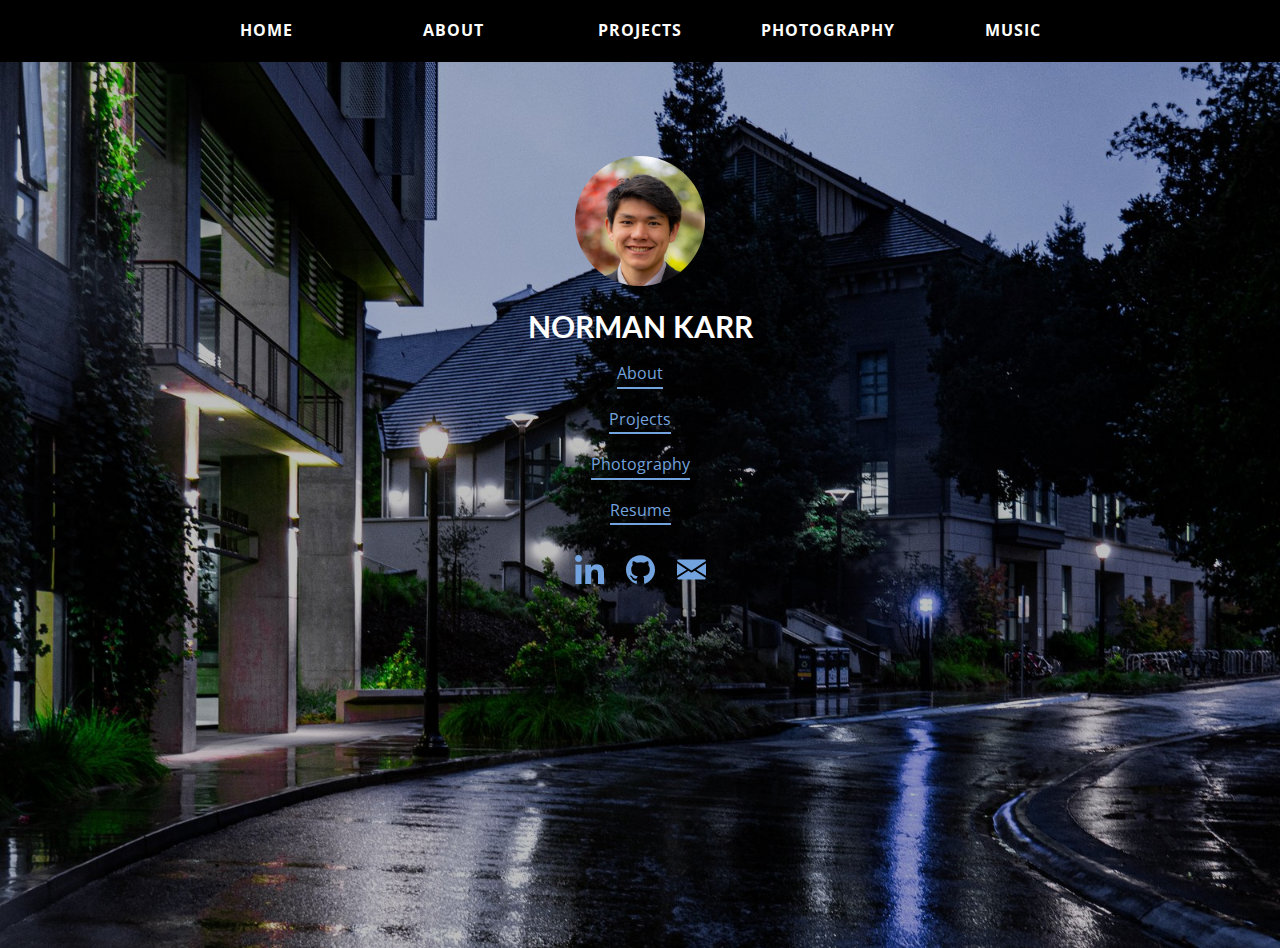
<file: index.html>
<!DOCTYPE html>
<html style="font-size: 16px;">
  <head>
    <meta name="viewport" content="width=device-width, initial-scale=1.0">
    <meta charset="utf-8">
    <meta name="keywords" content="​Travel &amp; Shopping, Around the World, ​T​​ravel Guides, Tips &amp; Advice, Green Holidays, Amazing Experiences, ​Love travel?">
    <meta name="description" content="">
    <meta name="page_type" content="np-template-header-footer-from-plugin">
    <title>Norman Karr</title>
    <link rel="stylesheet" href="nicepage.css" media="screen">
<link rel="stylesheet" href="Norman-Karr.css" media="screen">
    <script class="u-script" type="text/javascript" src="jquery.js" defer=""></script>
    <script class="u-script" type="text/javascript" src="nicepage.js" defer=""></script>
    <meta name="generator" content="Nicepage 3.24.3, nicepage.com">
    <link id="u-theme-google-font" rel="stylesheet" href="https://fonts.googleapis.com/css?family=Source+Sans+Pro:200,200i,300,300i,400,400i,600,600i,700,700i,900,900i|Open+Sans:300,300i,400,400i,600,600i,700,700i,800,800i">
    <link id="u-page-google-font" rel="stylesheet" href="https://fonts.googleapis.com/css?family=Lato:100,100i,300,300i,400,400i,700,700i,900,900i">


    <script type="application/ld+json">{
		"@context": "http://schema.org",
		"@type": "Organization",
		"name": "Site2"
}</script>
    <meta name="theme-color" content="#73a3de">
    <meta property="og:title" content="Norman Karr">
    <meta property="og:description" content="">
    <meta property="og:type" content="website">
  </head>
  <body data-home-page="Norman-Karr.html" data-home-page-title="Norman Karr" class="u-body"><header class="u-black u-clearfix u-header u-sticky u-sticky-0620 u-header" id="sec-6b2a"><div class="u-align-left u-clearfix u-sheet u-valign-middle u-sheet-1">
        <div class="u-list u-list-1">
          <div class="u-repeater u-repeater-1">
            <div class="u-container-style u-custom-item u-list-item u-repeater-item">
              <div class="u-container-layout u-similar-container u-valign-middle u-container-layout-1">
                <a href="." class="u-black u-border-none u-btn u-button-style u-custom-item u-hover-grey-90 u-btn-1">Home</a>
              </div>
            </div>
            <div class="u-container-style u-custom-item u-list-item u-repeater-item">
              <div class="u-container-layout u-similar-container u-valign-middle u-container-layout-2">
                <a href="About" class="u-black u-border-none u-btn u-button-style u-custom-item u-hover-grey-90 u-btn-2">About</a>
              </div>
            </div>
            <div class="u-container-style u-custom-item u-list-item u-repeater-item">
              <div class="u-container-layout u-similar-container u-valign-middle u-container-layout-3">
                <a href="Projects" class="u-black u-border-none u-btn u-button-style u-custom-item u-hover-grey-90 u-btn-3">Projects</a>
              </div>
            </div>
            <div class="u-container-style u-custom-item u-list-item u-repeater-item">
              <div class="u-container-layout u-similar-container u-valign-middle u-container-layout-4">
                <a href="Photography" class="u-black u-border-none u-btn u-button-style u-custom-item u-hover-grey-90 u-btn-4">photography</a>
              </div>
            </div>
            <div class="u-container-style u-custom-item u-list-item u-repeater-item">
              <div class="u-container-layout u-similar-container u-valign-middle u-container-layout-5">
                <a href="Music" class="u-black u-border-none u-btn u-button-style u-custom-item u-hover-grey-90 u-btn-5">music</a>
              </div>
            </div>
          </div>
        </div>
      </div></header>
    <section class="skrollable u-clearfix u-image u-shading u-section-1" id="sec-f4f9" data-image-width="1600" data-image-height="1201">
      <div class="u-align-left u-clearfix u-sheet u-sheet-1">
        <div class="u-image u-image-circle u-image-1" alt="" data-image-width="1600" data-image-height="1571"></div>
        <p class="u-custom-font u-font-lato u-large-text u-text u-text-default u-text-variant u-text-white u-text-1">NORMAN KARR</p>
        <div class="u-list u-list-1">
          <div class="u-repeater u-repeater-1">
            <div class="u-container-style u-custom-item u-list-item u-repeater-item">
              <div class="u-container-layout u-similar-container u-valign-middle u-container-layout-1">
                <a href="https://normankarr.com/About" class="u-active-none u-border-2 u-border-palette-1-base u-btn u-button-style u-custom-item u-hover-none u-none u-btn-1">About</a>
              </div>
            </div>
            <div class="u-container-style u-custom-item u-list-item u-repeater-item">
              <div class="u-container-layout u-similar-container u-valign-middle u-container-layout-2">
                <a href="https://normankarr.com/Projects" class="u-active-none u-border-2 u-border-palette-1-base u-btn u-button-style u-custom-item u-hover-none u-none u-btn-2">Projects</a>
              </div>
            </div>
            <div class="u-container-style u-custom-item u-list-item u-repeater-item">
              <div class="u-container-layout u-similar-container u-valign-middle u-container-layout-3">
                <a href="https://normankarr.com/Photography" class="u-active-none u-border-2 u-border-palette-1-base u-btn u-button-style u-custom-item u-hover-none u-none u-btn-3">Photography</a>
              </div>
            </div>
            <div class="u-container-style u-custom-item u-list-item u-repeater-item">
              <div class="u-container-layout u-similar-container u-valign-middle u-container-layout-4">
                <a href="https://normankarr.com/Resume.pdf" class="u-active-none u-border-2 u-border-palette-1-base u-btn u-button-style u-custom-item u-hover-none u-none u-btn-4">Resume</a>
              </div>
            </div>
          </div>
        </div>
        <div class="u-social-icons u-spacing-22 u-social-icons-1">
          <a class="u-social-url" target="_blank" title="Custom" href="https://www.linkedin.com/in/norman-karr/"><span class="u-icon u-social-custom u-social-icon u-text-palette-1-base u-icon-1"><svg class="u-svg-link" preserveAspectRatio="xMidYMin slice" viewBox="0 0 24 24" style=""><use xmlns:xlink="http://www.w3.org/1999/xlink" xlink:href="#svg-88b5"></use></svg><svg class="u-svg-content" viewBox="0 0 24 24" id="svg-88b5"><path d="m23.994 24v-.001h.006v-8.802c0-4.306-.927-7.623-5.961-7.623-2.42 0-4.044 1.328-4.707 2.587h-.07v-2.185h-4.773v16.023h4.97v-7.934c0-2.089.396-4.109 2.983-4.109 2.549 0 2.587 2.384 2.587 4.243v7.801z"></path><path d="m.396 7.977h4.976v16.023h-4.976z"></path><path d="m2.882 0c-1.591 0-2.882 1.291-2.882 2.882s1.291 2.909 2.882 2.909 2.882-1.318 2.882-2.909c-.001-1.591-1.292-2.882-2.882-2.882z"></path></svg></span>
          </a>
          <a class="u-social-url" target="_blank" title="Custom" href="https://github.com/normankarr"><span class="u-icon u-social-custom u-social-icon u-text-palette-1-base u-icon-2"><svg class="u-svg-link" preserveAspectRatio="xMidYMin slice" viewBox="0 0 512 512" style=""><use xmlns:xlink="http://www.w3.org/1999/xlink" xlink:href="#svg-7715"></use></svg><svg class="u-svg-content" viewBox="0 0 512 512" x="0px" y="0px" id="svg-7715" style="enable-background:new 0 0 512 512;"><g><g><path d="M255.968,5.329C114.624,5.329,0,120.401,0,262.353c0,113.536,73.344,209.856,175.104,243.872    c12.8,2.368,17.472-5.568,17.472-12.384c0-6.112-0.224-22.272-0.352-43.712c-71.2,15.52-86.24-34.464-86.24-34.464    c-11.616-29.696-28.416-37.6-28.416-37.6c-23.264-15.936,1.728-15.616,1.728-15.616c25.696,1.824,39.2,26.496,39.2,26.496    c22.848,39.264,59.936,27.936,74.528,21.344c2.304-16.608,8.928-27.936,16.256-34.368    c-56.832-6.496-116.608-28.544-116.608-127.008c0-28.064,9.984-51.008,26.368-68.992c-2.656-6.496-11.424-32.64,2.496-68    c0,0,21.504-6.912,70.4,26.336c20.416-5.696,42.304-8.544,64.096-8.64c21.728,0.128,43.648,2.944,64.096,8.672    c48.864-33.248,70.336-26.336,70.336-26.336c13.952,35.392,5.184,61.504,2.56,68c16.416,17.984,26.304,40.928,26.304,68.992    c0,98.72-59.84,120.448-116.864,126.816c9.184,7.936,17.376,23.616,17.376,47.584c0,34.368-0.32,62.08-0.32,70.496    c0,6.88,4.608,14.88,17.6,12.352C438.72,472.145,512,375.857,512,262.353C512,120.401,397.376,5.329,255.968,5.329z"></path>
</g>
</g></svg></span>
          </a>
          <a class="u-social-url" target="_blank" title="Custom" href="mailto:nkarr11@berkeley.edu"><span class="u-icon u-social-custom u-social-icon u-text-palette-1-base u-icon-3"><svg class="u-svg-link" preserveAspectRatio="xMidYMin slice" viewBox="0 0 512 512" style=""><use xmlns:xlink="http://www.w3.org/1999/xlink" xlink:href="#svg-05e2"></use></svg><svg class="u-svg-content" viewBox="0 0 512 512" x="0px" y="0px" id="svg-05e2" style="enable-background:new 0 0 512 512;"><g><g><polygon points="339.392,258.624 512,367.744 512,144.896   "></polygon>
</g>
</g><g><g><polygon points="0,144.896 0,367.744 172.608,258.624   "></polygon>
</g>
</g><g><g><path d="M480,80H32C16.032,80,3.36,91.904,0.96,107.232L256,275.264l255.04-168.032C508.64,91.904,495.968,80,480,80z"></path>
</g>
</g><g><g><path d="M310.08,277.952l-45.28,29.824c-2.688,1.76-5.728,2.624-8.8,2.624c-3.072,0-6.112-0.864-8.8-2.624l-45.28-29.856    L1.024,404.992C3.488,420.192,16.096,432,32,432h448c15.904,0,28.512-11.808,30.976-27.008L310.08,277.952z"></path>
</g>
</g></svg></span>
          </a>
        </div>
      </div>
    </section>
  </body>
</html>
</file>
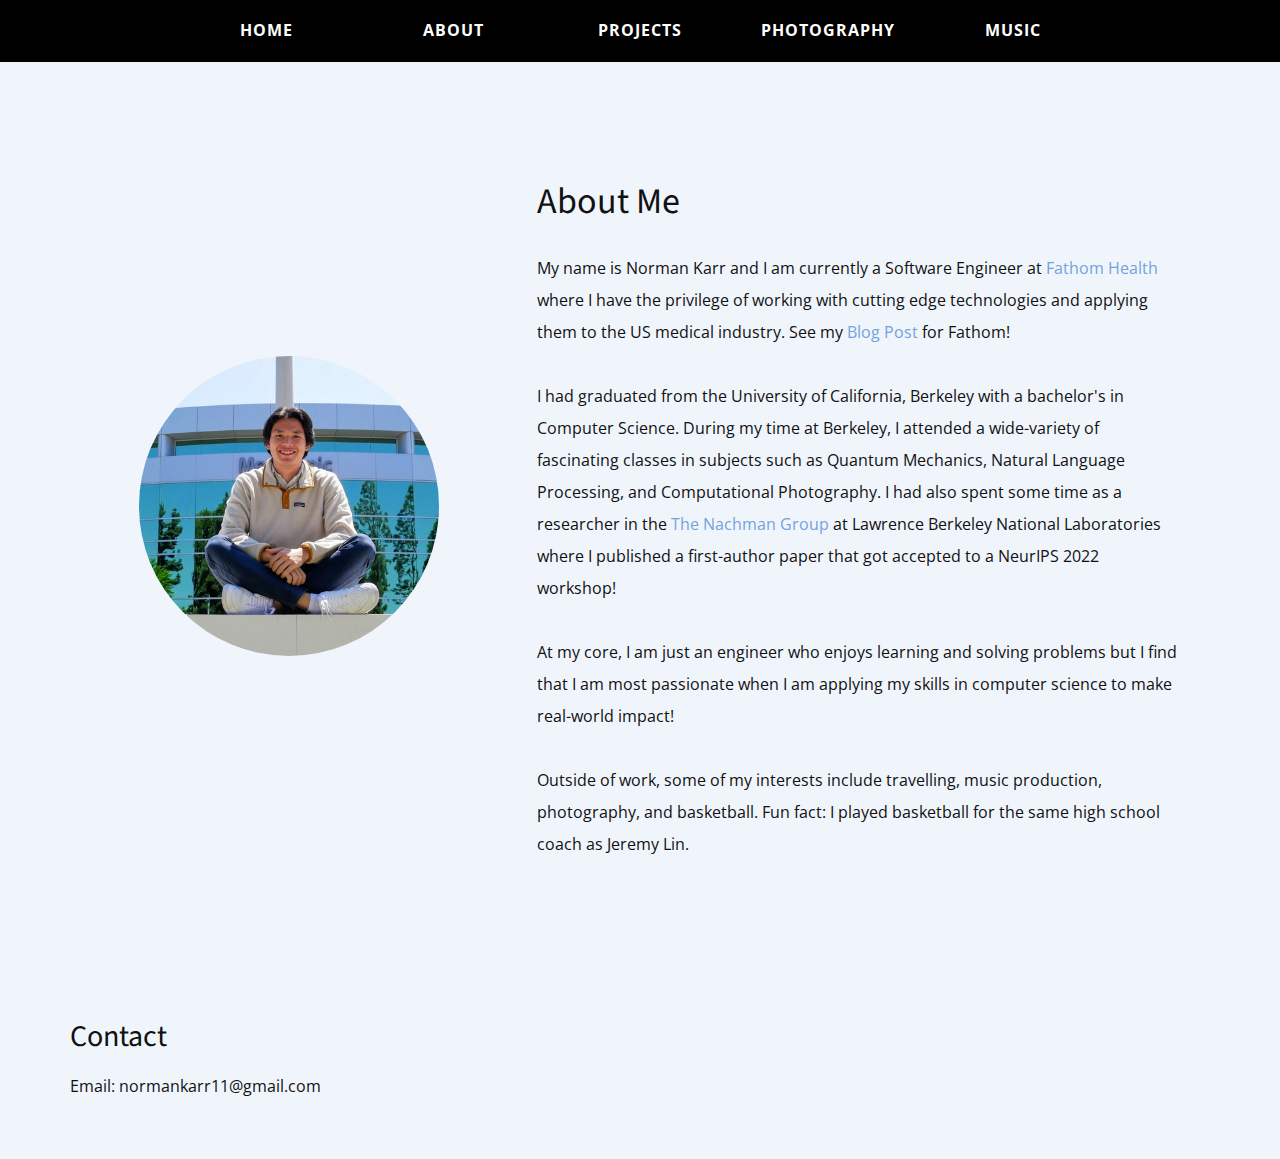
<file: About.html>
<!DOCTYPE html>
<html style="font-size: 16px;">
  <head>
    <meta name="viewport" content="width=device-width, initial-scale=1.0">
    <meta charset="utf-8">
    <meta name="keywords" content="">
    <meta name="description" content="">
    <meta name="page_type" content="np-template-header-footer-from-plugin">
    <title>About</title>
    <link rel="stylesheet" href="nicepage.css" media="screen">
<link rel="stylesheet" href="About.css" media="screen">
    <script class="u-script" type="text/javascript" src="jquery.js" defer=""></script>
    <script class="u-script" type="text/javascript" src="nicepage.js" defer=""></script>
    <meta name="generator" content="Nicepage 3.24.3, nicepage.com">
    <link id="u-theme-google-font" rel="stylesheet" href="https://fonts.googleapis.com/css?family=Source+Sans+Pro:200,200i,300,300i,400,400i,600,600i,700,700i,900,900i|Open+Sans:300,300i,400,400i,600,600i,700,700i,800,800i">



    <script type="application/ld+json">{
		"@context": "http://schema.org",
		"@type": "Organization",
		"name": "Site2"
}</script>
    <meta name="theme-color" content="#73a3de">
    <meta property="og:title" content="About">
    <meta property="og:description" content="">
    <meta property="og:type" content="website">
  </head>
  <body class="u-body"><header class="u-black u-clearfix u-header u-sticky u-sticky-0620 u-header" id="sec-6b2a"><div class="u-align-left u-clearfix u-sheet u-valign-middle u-sheet-1">
        <div class="u-list u-list-1">
          <div class="u-repeater u-repeater-1">
            <div class="u-container-style u-custom-item u-list-item u-repeater-item">
              <div class="u-container-layout u-similar-container u-valign-middle u-container-layout-1">
                <a href=".." class="u-black u-border-none u-btn u-button-style u-custom-item u-hover-grey-90 u-btn-1">Home</a>
              </div>
            </div>
            <div class="u-container-style u-custom-item u-list-item u-repeater-item">
              <div class="u-container-layout u-similar-container u-valign-middle u-container-layout-2">
                <a href="." class="u-black u-border-none u-btn u-button-style u-custom-item u-hover-grey-90 u-btn-2">About</a>
              </div>
            </div>
            <div class="u-container-style u-custom-item u-list-item u-repeater-item">
              <div class="u-container-layout u-similar-container u-valign-middle u-container-layout-3">
                <a href="../Projects" class="u-black u-border-none u-btn u-button-style u-custom-item u-hover-grey-90 u-btn-3">Projects</a>
              </div>
            </div>
            <div class="u-container-style u-custom-item u-list-item u-repeater-item">
              <div class="u-container-layout u-similar-container u-valign-middle u-container-layout-4">
                <a href="../Photography" class="u-black u-border-none u-btn u-button-style u-custom-item u-hover-grey-90 u-btn-4">photography</a>
              </div>
            </div>
            <div class="u-container-style u-custom-item u-list-item u-repeater-item">
              <div class="u-container-layout u-similar-container u-valign-middle u-container-layout-5">
                <a href="../Music" class="u-black u-border-none u-btn u-button-style u-custom-item u-hover-grey-90 u-btn-5">music</a>
              </div>
            </div>
          </div>
        </div>
      </div></header>
    <section class="u-clearfix u-palette-1-light-3 u-section-1" id="sec-dc16">
      <div class="u-clearfix u-sheet u-sheet-1">
        <div class="u-clearfix u-expanded-width u-gutter-0 u-layout-wrap u-layout-wrap-1">
          <div class="u-layout">
            <div class="u-layout-row">
              <div class="u-align-center u-container-style u-layout-cell u-left-cell u-shape-rectangle u-size-23 u-layout-cell-1">
                <div class="u-container-layout u-valign-middle u-container-layout-1">
                  <div alt="" class="u-image u-image-circle u-image-1" src="" data-image-width="2878" data-image-height="865"></div>
                </div>
              </div>
              <div class="u-align-left u-container-style u-layout-cell u-right-cell u-shape-rectangle u-size-37 u-layout-cell-2">
                <div class="u-container-layout u-valign-top-xs u-container-layout-2">
                  <h2 class="u-text u-text-default u-text-1">About Me</h2>
                  <p class="u-text u-text-2">
                    My name is Norman Karr and I am currently a Software Engineer at <a href="https://www.fathomhealth.com/" class="u-active-none u-border-none u-btn u-button-link u-button-style u-hover-none u-none u-text-palette-1-base u-btn-1">Fathom Health</a> where I have the privilege of working with cutting edge technologies and applying them to the US medical industry. See my <a href="https://www.fathomhealth.com/insights/growing-with-fathom-norman-karr/" class="u-active-none u-border-none u-btn u-button-link u-button-style u-hover-none u-none u-text-palette-1-base u-btn-1">Blog Post</a> for Fathom!<br>

                    <br>I had graduated from the University of California, Berkeley with a bachelor's in Computer Science. During my time at Berkeley, I attended a wide-variety of fascinating classes in subjects such as Quantum Mechanics, Natural Language Processing, and Computational Photography. I had also spent some time as a researcher in the <a href="http://bnachman.web.cern.ch/bnachman/" class="u-active-none u-border-none u-btn u-button-link u-button-style u-hover-none u-none u-text-palette-1-base u-btn-1">The Nachman Group</a> at Lawrence Berkeley National Laboratories where I published a first-author paper that got accepted to a NeurIPS 2022 workshop!<br>

                    <br>At my core, I am just an engineer who enjoys learning and solving problems but I find that I am most passionate when I am applying my skills in computer science to make real-world impact!<br>

                    <br>Outside of work, some of my interests include travelling, music production, photography, and basketball. Fun fact: I played basketball for the same high school coach as Jeremy Lin.<br>
                  </p>
                </div>
              </div>
            </div>
          </div>
        </div>
      </div>
    </section>
    <section class="u-clearfix u-palette-1-light-3 u-section-2" id="sec-3453">
      <div class="u-clearfix u-sheet u-valign-middle u-sheet-1">
        <h3 class="u-text u-text-default u-text-1">Contact<br>
        </h3>
        <p class="u-text u-text-2"> Email: normankarr11@gmail.com
        </p>
      </div>
    </section>
  </body>
</html>
</file>
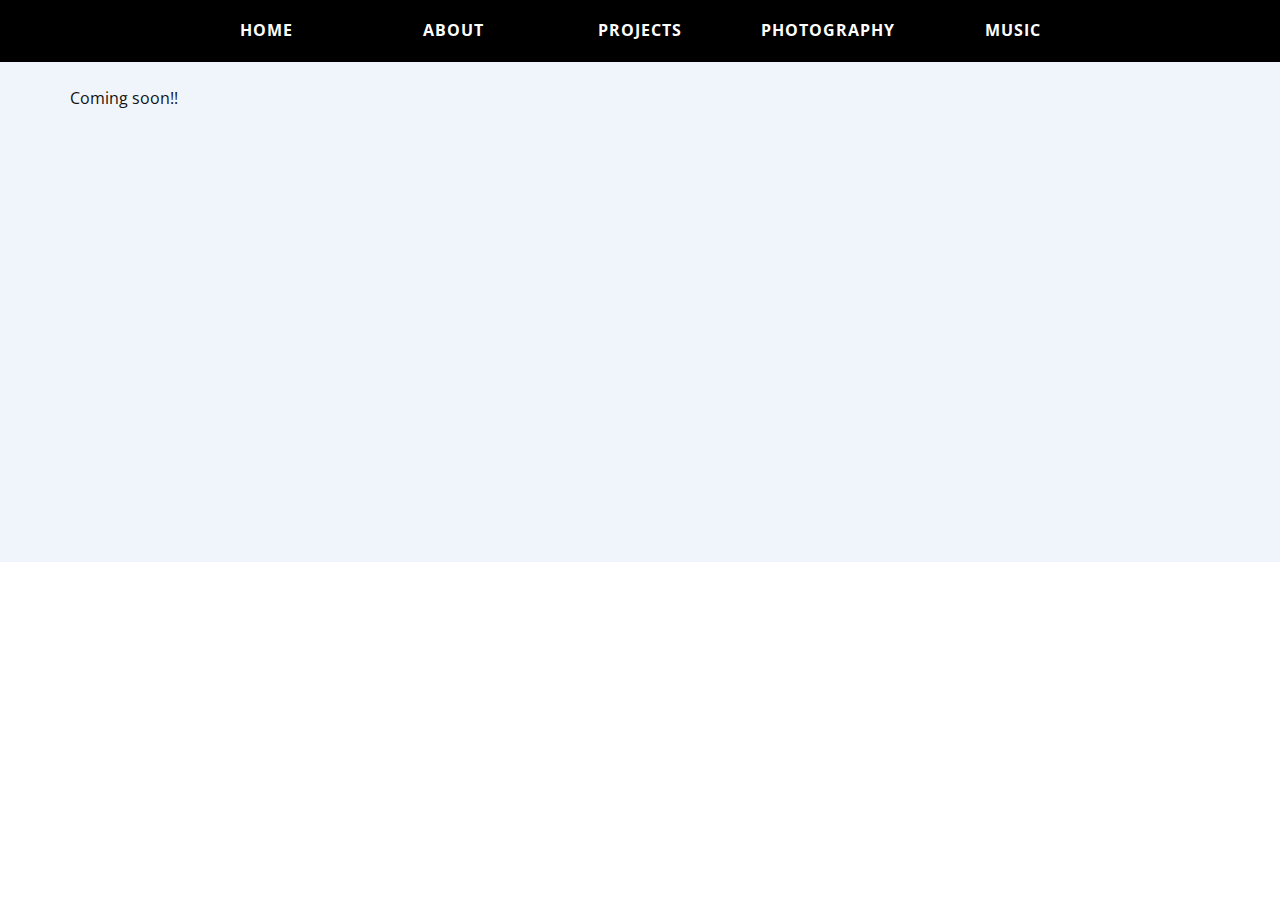
<file: Music.html>
<!DOCTYPE html>
<html style="font-size: 16px;">
  <head>
    <meta name="viewport" content="width=device-width, initial-scale=1.0">
    <meta charset="utf-8">
    <meta name="keywords" content="">
    <meta name="description" content="">
    <meta name="page_type" content="np-template-header-footer-from-plugin">
    <title>Music</title>
    <link rel="stylesheet" href="nicepage.css" media="screen">
<link rel="stylesheet" href="Music.css" media="screen">
    <script class="u-script" type="text/javascript" src="jquery.js" defer=""></script>
    <script class="u-script" type="text/javascript" src="nicepage.js" defer=""></script>
    <meta name="generator" content="Nicepage 3.24.3, nicepage.com">
    <link id="u-theme-google-font" rel="stylesheet" href="https://fonts.googleapis.com/css?family=Source+Sans+Pro:200,200i,300,300i,400,400i,600,600i,700,700i,900,900i|Open+Sans:300,300i,400,400i,600,600i,700,700i,800,800i">


    <script type="application/ld+json">{
		"@context": "http://schema.org",
		"@type": "Organization",
		"name": "Site2"
}</script>
    <meta name="theme-color" content="#73a3de">
    <meta property="og:title" content="Music">
    <meta property="og:description" content="">
    <meta property="og:type" content="website">
  </head>
  <body class="u-body"><header class="u-black u-clearfix u-header u-sticky u-sticky-0620 u-header" id="sec-6b2a"><div class="u-align-left u-clearfix u-sheet u-valign-middle u-sheet-1">
        <div class="u-list u-list-1">
          <div class="u-repeater u-repeater-1">
            <div class="u-container-style u-custom-item u-list-item u-repeater-item">
              <div class="u-container-layout u-similar-container u-valign-middle u-container-layout-1">
                <a href="../" class="u-black u-border-none u-btn u-button-style u-custom-item u-hover-grey-90 u-btn-1">Home</a>
              </div>
            </div>
            <div class="u-container-style u-custom-item u-list-item u-repeater-item">
              <div class="u-container-layout u-similar-container u-valign-middle u-container-layout-2">
                <a href="../About" class="u-black u-border-none u-btn u-button-style u-custom-item u-hover-grey-90 u-btn-2">About</a>
              </div>
            </div>
            <div class="u-container-style u-custom-item u-list-item u-repeater-item">
              <div class="u-container-layout u-similar-container u-valign-middle u-container-layout-3">
                <a href="../Projects" class="u-black u-border-none u-btn u-button-style u-custom-item u-hover-grey-90 u-btn-3">Projects</a>
              </div>
            </div>
            <div class="u-container-style u-custom-item u-list-item u-repeater-item">
              <div class="u-container-layout u-similar-container u-valign-middle u-container-layout-4">
                <a href="../Photography" class="u-black u-border-none u-btn u-button-style u-custom-item u-hover-grey-90 u-btn-4">photography</a>
              </div>
            </div>
            <div class="u-container-style u-custom-item u-list-item u-repeater-item">
              <div class="u-container-layout u-similar-container u-valign-middle u-container-layout-5">
                <a href="./" class="u-black u-border-none u-btn u-button-style u-custom-item u-hover-grey-90 u-btn-5">music</a>
              </div>
            </div>
          </div>
        </div>
      </div></header>
    <section class="u-clearfix u-palette-1-light-3 u-section-1" id="sec-12b7">
      <div class="u-clearfix u-sheet u-sheet-1">
        <p class="u-text u-text-default u-text-1">Coming soon!!</p>
      </div>
    </section>
  </body>
</html>
</file>
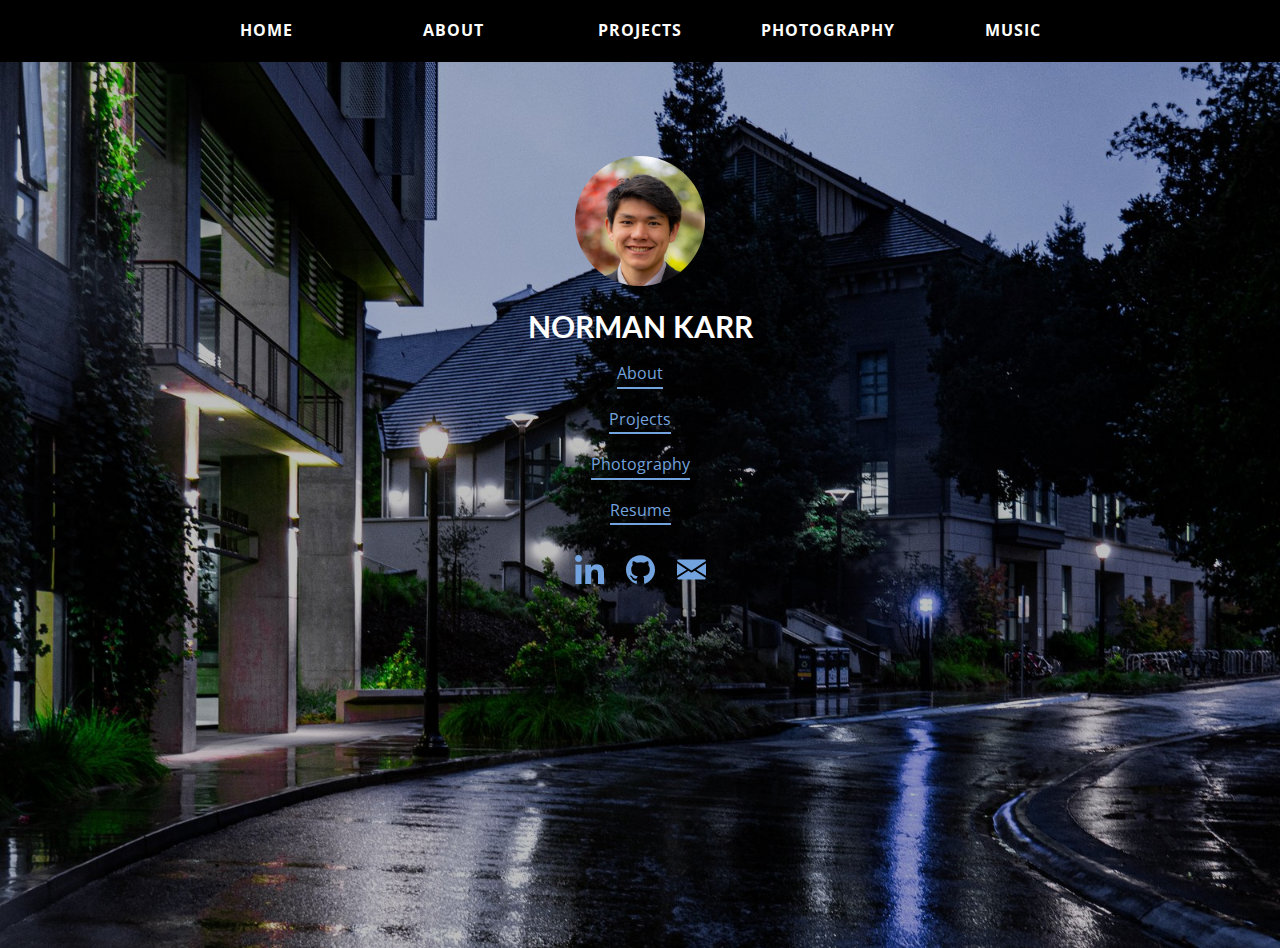
<file: Norman-Karr.html>
<!DOCTYPE html>
<html style="font-size: 16px;">
  <head>
    <meta name="viewport" content="width=device-width, initial-scale=1.0">
    <meta charset="utf-8">
    <meta name="keywords" content="​Travel &amp; Shopping, Around the World, ​T​​ravel Guides, Tips &amp; Advice, Green Holidays, Amazing Experiences, ​Love travel?">
    <meta name="description" content="">
    <meta name="page_type" content="np-template-header-footer-from-plugin">
    <title>Norman Karr</title>
    <link rel="stylesheet" href="nicepage.css" media="screen">
<link rel="stylesheet" href="Norman-Karr.css" media="screen">
    <script class="u-script" type="text/javascript" src="jquery.js" defer=""></script>
    <script class="u-script" type="text/javascript" src="nicepage.js" defer=""></script>
    <meta name="generator" content="Nicepage 3.24.3, nicepage.com">
    <link id="u-theme-google-font" rel="stylesheet" href="https://fonts.googleapis.com/css?family=Source+Sans+Pro:200,200i,300,300i,400,400i,600,600i,700,700i,900,900i|Open+Sans:300,300i,400,400i,600,600i,700,700i,800,800i">
    <link id="u-page-google-font" rel="stylesheet" href="https://fonts.googleapis.com/css?family=Lato:100,100i,300,300i,400,400i,700,700i,900,900i">


    <script type="application/ld+json">{
		"@context": "http://schema.org",
		"@type": "Organization",
		"name": "Site2"
}</script>
    <meta name="theme-color" content="#73a3de">
    <meta property="og:title" content="Norman Karr">
    <meta property="og:description" content="">
    <meta property="og:type" content="website">
  </head>
  <body class="u-body"><header class="u-black u-clearfix u-header u-sticky u-sticky-0620 u-header" id="sec-6b2a"><div class="u-align-left u-clearfix u-sheet u-valign-middle u-sheet-1">
        <div class="u-list u-list-1">
          <div class="u-repeater u-repeater-1">
            <div class="u-container-style u-custom-item u-list-item u-repeater-item">
              <div class="u-container-layout u-similar-container u-valign-middle u-container-layout-1">
                <a href="." class="u-black u-border-none u-btn u-button-style u-custom-item u-hover-grey-90 u-btn-1">Home</a>
              </div>
            </div>
            <div class="u-container-style u-custom-item u-list-item u-repeater-item">
              <div class="u-container-layout u-similar-container u-valign-middle u-container-layout-2">
                <a href="About" class="u-black u-border-none u-btn u-button-style u-custom-item u-hover-grey-90 u-btn-2">About</a>
              </div>
            </div>
            <div class="u-container-style u-custom-item u-list-item u-repeater-item">
              <div class="u-container-layout u-similar-container u-valign-middle u-container-layout-3">
                <a href="Projects" class="u-black u-border-none u-btn u-button-style u-custom-item u-hover-grey-90 u-btn-3">Projects</a>
              </div>
            </div>
            <div class="u-container-style u-custom-item u-list-item u-repeater-item">
              <div class="u-container-layout u-similar-container u-valign-middle u-container-layout-4">
                <a href="Photography" class="u-black u-border-none u-btn u-button-style u-custom-item u-hover-grey-90 u-btn-4">photography</a>
              </div>
            </div>
            <div class="u-container-style u-custom-item u-list-item u-repeater-item">
              <div class="u-container-layout u-similar-container u-valign-middle u-container-layout-5">
                <a href="Music" class="u-black u-border-none u-btn u-button-style u-custom-item u-hover-grey-90 u-btn-5">music</a>
              </div>
            </div>
          </div>
        </div>
      </div></header>
    <section class="skrollable u-clearfix u-image u-shading u-section-1" id="sec-f4f9" data-image-width="1600" data-image-height="1201">
      <div class="u-align-left u-clearfix u-sheet u-sheet-1">
        <div class="u-image u-image-circle u-image-1" alt="" data-image-width="1600" data-image-height="1571"></div>
        <p class="u-custom-font u-font-lato u-large-text u-text u-text-default u-text-variant u-text-white u-text-1">NORMAN KARR</p>
        <div class="u-list u-list-1">
          <div class="u-repeater u-repeater-1">
            <div class="u-container-style u-custom-item u-list-item u-repeater-item">
              <div class="u-container-layout u-similar-container u-valign-middle u-container-layout-1">
                <a href="https://normankarr.com/About" class="u-active-none u-border-2 u-border-palette-1-base u-btn u-button-style u-custom-item u-hover-none u-none u-btn-1">About</a>
              </div>
            </div>
            <div class="u-container-style u-custom-item u-list-item u-repeater-item">
              <div class="u-container-layout u-similar-container u-valign-middle u-container-layout-2">
                <a href="https://normankarr.com/Projects" class="u-active-none u-border-2 u-border-palette-1-base u-btn u-button-style u-custom-item u-hover-none u-none u-btn-2">Projects</a>
              </div>
            </div>
            <div class="u-container-style u-custom-item u-list-item u-repeater-item">
              <div class="u-container-layout u-similar-container u-valign-middle u-container-layout-3">
                <a href="https://normankarr.com/Photography" class="u-active-none u-border-2 u-border-palette-1-base u-btn u-button-style u-custom-item u-hover-none u-none u-btn-3">Photography</a>
              </div>
            </div>
            <div class="u-container-style u-custom-item u-list-item u-repeater-item">
              <div class="u-container-layout u-similar-container u-valign-middle u-container-layout-4">
                <a href="https://normankarr.com/Resume.pdf" class="u-active-none u-border-2 u-border-palette-1-base u-btn u-button-style u-custom-item u-hover-none u-none u-btn-4">Resume</a>
              </div>
            </div>
          </div>
        </div>
        <div class="u-social-icons u-spacing-22 u-social-icons-1">
          <a class="u-social-url" target="_blank" title="Custom" href=""><span class="u-icon u-social-custom u-social-icon u-text-palette-1-base u-icon-1"><svg class="u-svg-link" preserveAspectRatio="xMidYMin slice" viewBox="0 0 24 24" style=""><use xmlns:xlink="http://www.w3.org/1999/xlink" xlink:href="#svg-88b5"></use></svg><svg class="u-svg-content" viewBox="0 0 24 24" id="svg-88b5"><path d="m23.994 24v-.001h.006v-8.802c0-4.306-.927-7.623-5.961-7.623-2.42 0-4.044 1.328-4.707 2.587h-.07v-2.185h-4.773v16.023h4.97v-7.934c0-2.089.396-4.109 2.983-4.109 2.549 0 2.587 2.384 2.587 4.243v7.801z"></path><path d="m.396 7.977h4.976v16.023h-4.976z"></path><path d="m2.882 0c-1.591 0-2.882 1.291-2.882 2.882s1.291 2.909 2.882 2.909 2.882-1.318 2.882-2.909c-.001-1.591-1.292-2.882-2.882-2.882z"></path></svg></span>
          </a>
          <a class="u-social-url" target="_blank" title="Custom" href=""><span class="u-icon u-social-custom u-social-icon u-text-palette-1-base u-icon-2"><svg class="u-svg-link" preserveAspectRatio="xMidYMin slice" viewBox="0 0 512 512" style=""><use xmlns:xlink="http://www.w3.org/1999/xlink" xlink:href="#svg-7715"></use></svg><svg class="u-svg-content" viewBox="0 0 512 512" x="0px" y="0px" id="svg-7715" style="enable-background:new 0 0 512 512;"><g><g><path d="M255.968,5.329C114.624,5.329,0,120.401,0,262.353c0,113.536,73.344,209.856,175.104,243.872    c12.8,2.368,17.472-5.568,17.472-12.384c0-6.112-0.224-22.272-0.352-43.712c-71.2,15.52-86.24-34.464-86.24-34.464    c-11.616-29.696-28.416-37.6-28.416-37.6c-23.264-15.936,1.728-15.616,1.728-15.616c25.696,1.824,39.2,26.496,39.2,26.496    c22.848,39.264,59.936,27.936,74.528,21.344c2.304-16.608,8.928-27.936,16.256-34.368    c-56.832-6.496-116.608-28.544-116.608-127.008c0-28.064,9.984-51.008,26.368-68.992c-2.656-6.496-11.424-32.64,2.496-68    c0,0,21.504-6.912,70.4,26.336c20.416-5.696,42.304-8.544,64.096-8.64c21.728,0.128,43.648,2.944,64.096,8.672    c48.864-33.248,70.336-26.336,70.336-26.336c13.952,35.392,5.184,61.504,2.56,68c16.416,17.984,26.304,40.928,26.304,68.992    c0,98.72-59.84,120.448-116.864,126.816c9.184,7.936,17.376,23.616,17.376,47.584c0,34.368-0.32,62.08-0.32,70.496    c0,6.88,4.608,14.88,17.6,12.352C438.72,472.145,512,375.857,512,262.353C512,120.401,397.376,5.329,255.968,5.329z"></path>
</g>
</g></svg></span>
          </a>
          <a class="u-social-url" target="_blank" title="Custom" href=""><span class="u-icon u-social-custom u-social-icon u-text-palette-1-base u-icon-3"><svg class="u-svg-link" preserveAspectRatio="xMidYMin slice" viewBox="0 0 512 512" style=""><use xmlns:xlink="http://www.w3.org/1999/xlink" xlink:href="#svg-05e2"></use></svg><svg class="u-svg-content" viewBox="0 0 512 512" x="0px" y="0px" id="svg-05e2" style="enable-background:new 0 0 512 512;"><g><g><polygon points="339.392,258.624 512,367.744 512,144.896   "></polygon>
</g>
</g><g><g><polygon points="0,144.896 0,367.744 172.608,258.624   "></polygon>
</g>
</g><g><g><path d="M480,80H32C16.032,80,3.36,91.904,0.96,107.232L256,275.264l255.04-168.032C508.64,91.904,495.968,80,480,80z"></path>
</g>
</g><g><g><path d="M310.08,277.952l-45.28,29.824c-2.688,1.76-5.728,2.624-8.8,2.624c-3.072,0-6.112-0.864-8.8-2.624l-45.28-29.856    L1.024,404.992C3.488,420.192,16.096,432,32,432h448c15.904,0,28.512-11.808,30.976-27.008L310.08,277.952z"></path>
</g>
</g></svg></span>
          </a>
        </div>
      </div>
    </section>
  </body>
</html>
</file>
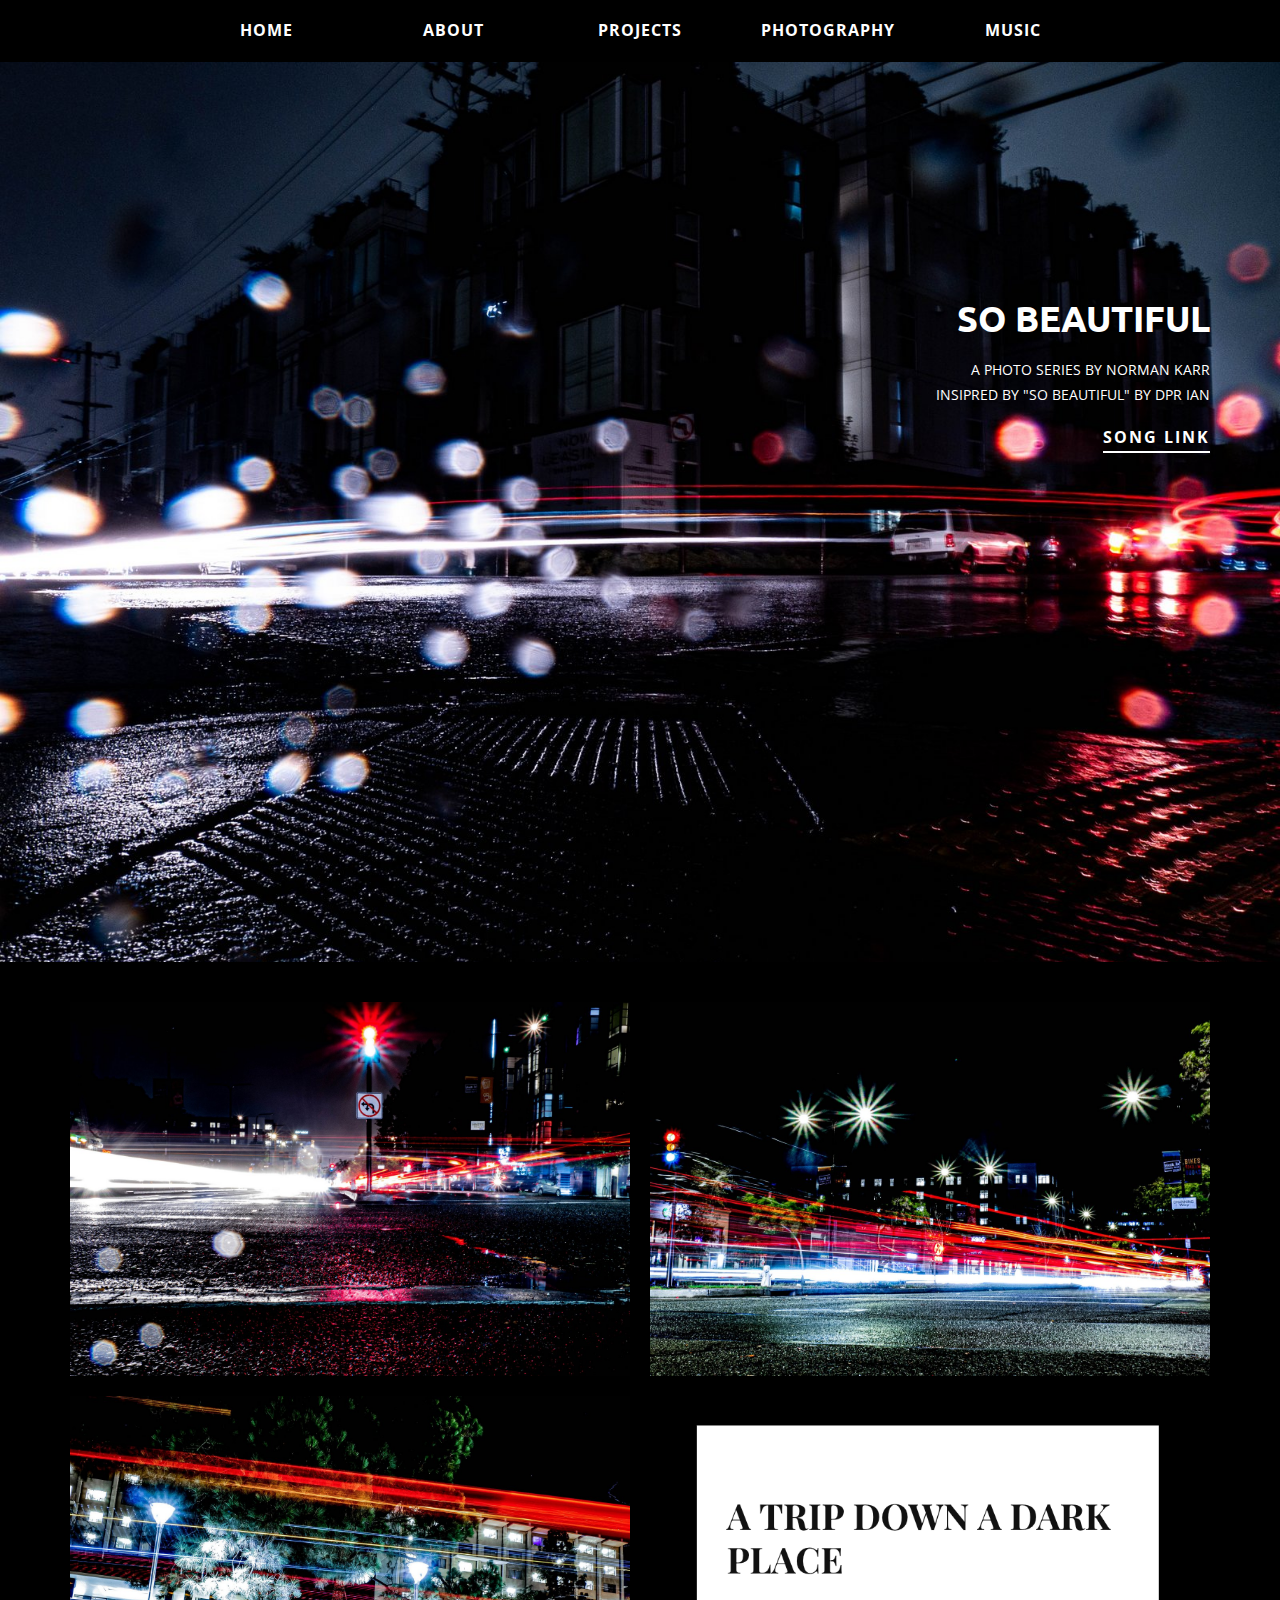
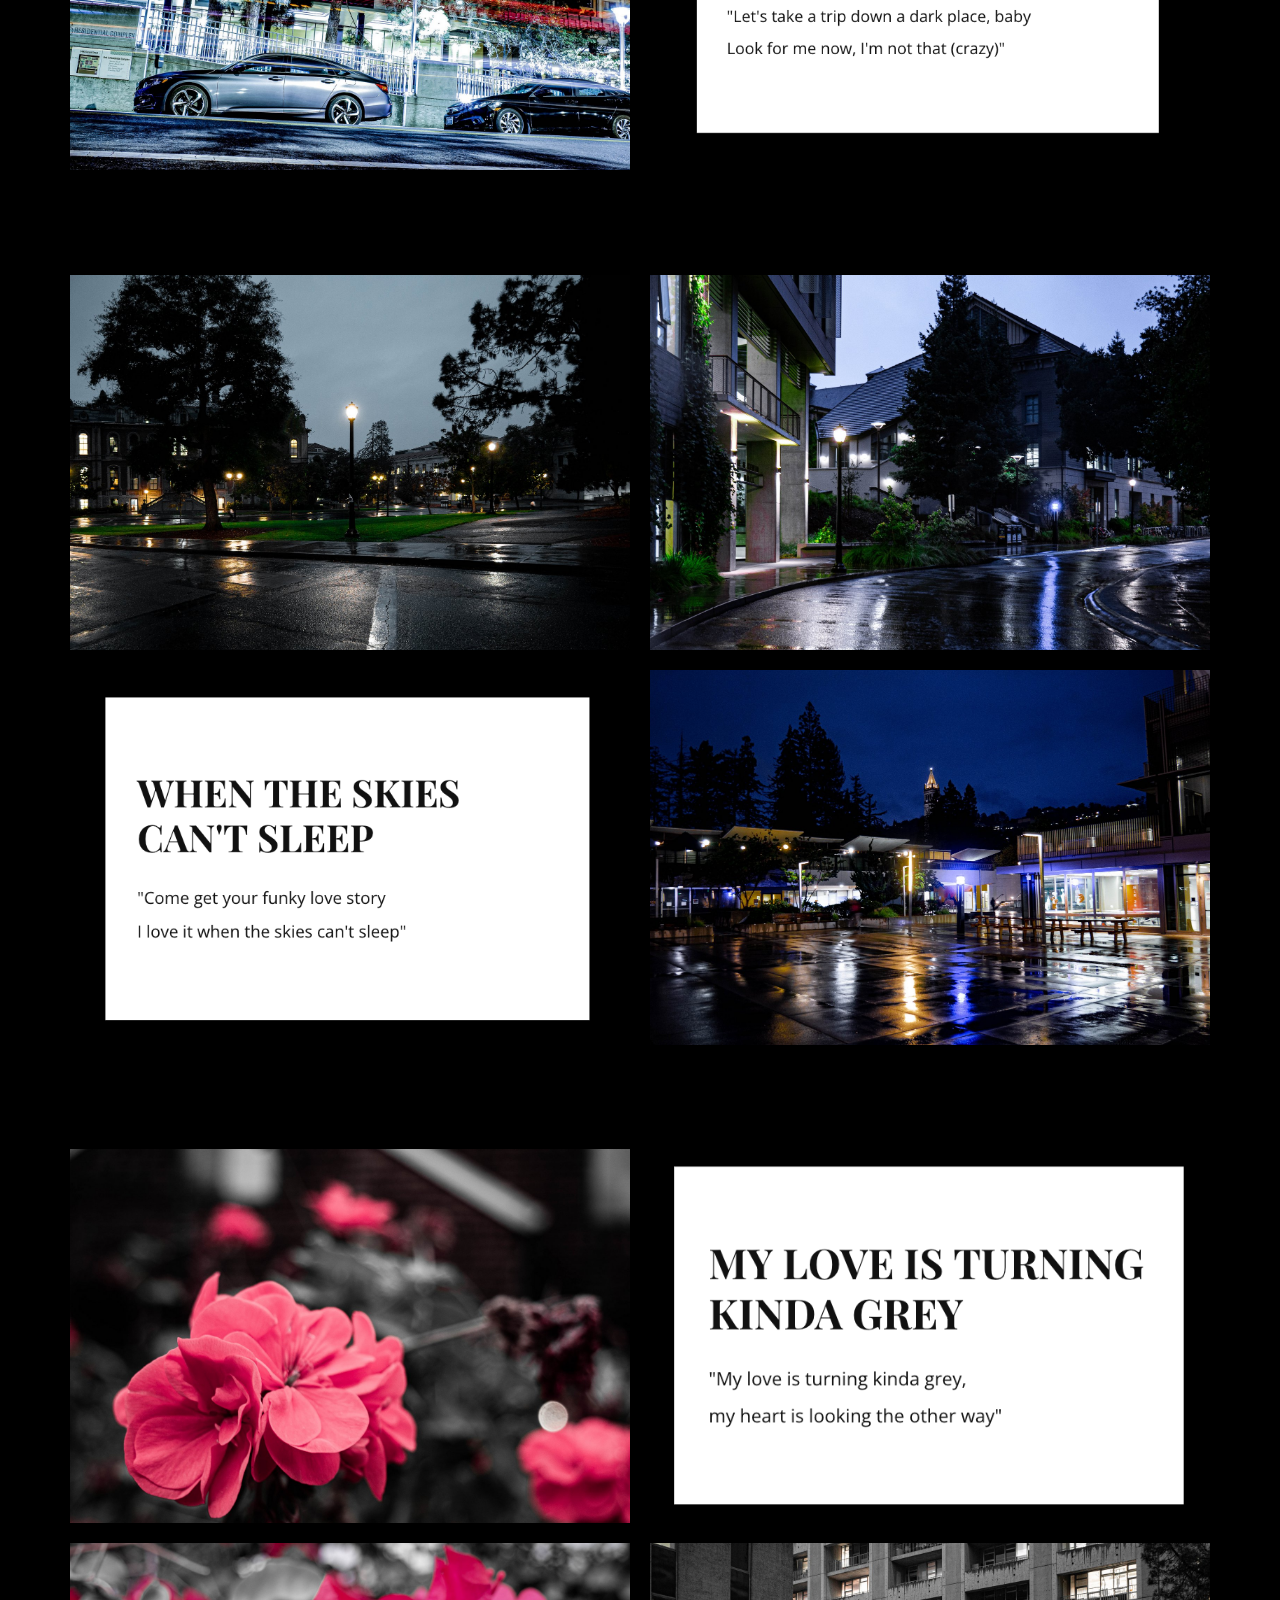
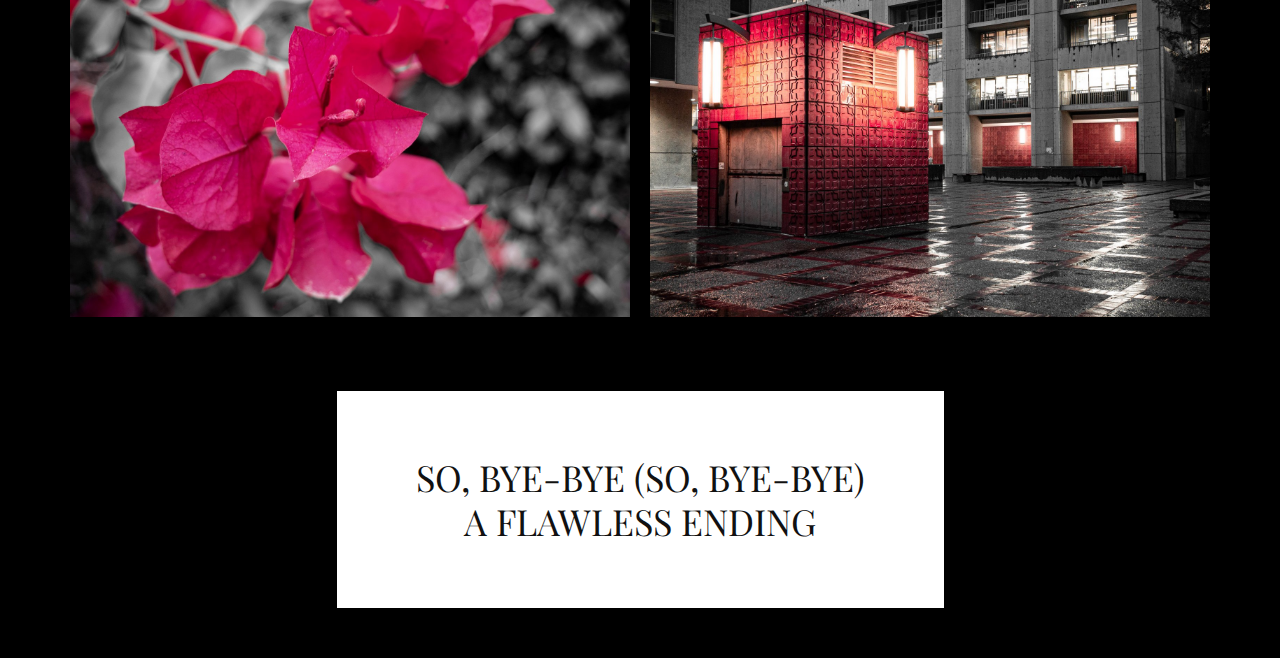
<file: Photography.html>
<!DOCTYPE html>
<html style="font-size: 16px;">
  <head>
    <meta name="viewport" content="width=device-width, initial-scale=1.0">
    <meta charset="utf-8">
    <meta name="keywords" content="">
    <meta name="description" content="">
    <meta name="page_type" content="np-template-header-footer-from-plugin">
    <title>Photography</title>
    <link rel="stylesheet" href="nicepage.css" media="screen">
<link rel="stylesheet" href="Photography.css" media="screen">
    <script class="u-script" type="text/javascript" src="jquery.js" defer=""></script>
    <script class="u-script" type="text/javascript" src="nicepage.js" defer=""></script>
    <meta name="generator" content="Nicepage 3.24.3, nicepage.com">
    <link id="u-theme-google-font" rel="stylesheet" href="https://fonts.googleapis.com/css?family=Source+Sans+Pro:200,200i,300,300i,400,400i,600,600i,700,700i,900,900i|Open+Sans:300,300i,400,400i,600,600i,700,700i,800,800i">
    <link id="u-page-google-font" rel="stylesheet" href="https://fonts.googleapis.com/css?family=Ubuntu:300,300i,400,400i,500,500i,700,700i|Playfair+Display:400,400i,500,500i,600,600i,700,700i,800,800i,900,900i">






    <script type="application/ld+json">{
		"@context": "http://schema.org",
		"@type": "Organization",
		"name": "Site2"
}</script>
    <meta name="theme-color" content="#73a3de">
    <meta property="og:title" content="Photography">
    <meta property="og:description" content="">
    <meta property="og:type" content="website">
  </head>
  <body class="u-body"><header class="u-black u-clearfix u-header u-sticky u-sticky-0620 u-header" id="sec-6b2a"><div class="u-align-left u-clearfix u-sheet u-valign-middle u-sheet-1">
        <div class="u-list u-list-1">
          <div class="u-repeater u-repeater-1">
            <div class="u-container-style u-custom-item u-list-item u-repeater-item">
              <div class="u-container-layout u-similar-container u-valign-middle u-container-layout-1">
                <a href=".." class="u-black u-border-none u-btn u-button-style u-custom-item u-hover-grey-90 u-btn-1">Home</a>
              </div>
            </div>
            <div class="u-container-style u-custom-item u-list-item u-repeater-item">
              <div class="u-container-layout u-similar-container u-valign-middle u-container-layout-2">
                <a href="../About" class="u-black u-border-none u-btn u-button-style u-custom-item u-hover-grey-90 u-btn-2">About</a>
              </div>
            </div>
            <div class="u-container-style u-custom-item u-list-item u-repeater-item">
              <div class="u-container-layout u-similar-container u-valign-middle u-container-layout-3">
                <a href="../Projects" class="u-black u-border-none u-btn u-button-style u-custom-item u-hover-grey-90 u-btn-3">Projects</a>
              </div>
            </div>
            <div class="u-container-style u-custom-item u-list-item u-repeater-item">
              <div class="u-container-layout u-similar-container u-valign-middle u-container-layout-4">
                <a href="." class="u-black u-border-none u-btn u-button-style u-custom-item u-hover-grey-90 u-btn-4">photography</a>
              </div>
            </div>
            <div class="u-container-style u-custom-item u-list-item u-repeater-item">
              <div class="u-container-layout u-similar-container u-valign-middle u-container-layout-5">
                <a href="../Music" class="u-black u-border-none u-btn u-button-style u-custom-item u-hover-grey-90 u-btn-5">music</a>
              </div>
            </div>
          </div>
        </div>
      </div></header>
    <section class="u-align-right u-clearfix u-image u-section-1" id="carousel_84db" data-image-width="1600" data-image-height="1202">
      <div class="u-clearfix u-sheet u-valign-middle-xs u-sheet-1">
        <h2 class="u-custom-font u-font-ubuntu u-text u-text-body-alt-color u-text-1">SO BEAUTIFUL</h2>
        <p class="u-text u-text-body-alt-color u-text-2">A photo series by Norman Karr<br>Insipred by "So beautiful" by DPR IAN
        </p>
        <a href="https://open.spotify.com/track/3aPUPt18WCBy8pYAWn77Py?si=d04f4f6988c24281" class="u-active-none u-border-2 u-border-active-palette-1-base u-border-hover-palette-1-base u-border-white u-btn u-btn-rectangle u-button-style u-hover-none u-none u-text-active-white u-text-hover-white u-btn-1">Song Link</a>
      </div>
    </section>
    <section class="u-black u-clearfix u-section-2" id="sec-4ebb">
      <div class="u-clearfix u-sheet u-valign-middle-xs u-sheet-1">
        <div class="u-expanded-width u-gallery u-layout-grid u-lightbox u-show-text-on-hover u-gallery-1">
          <div class="u-gallery-inner u-gallery-inner-1">
            <div class="u-effect-fade u-gallery-item">
              <div class="u-back-slide" data-image-width="1600" data-image-height="1202">
                <img class="u-back-image u-expanded u-back-image-1" src="images/P1220844.jpg">
              </div>
              <div class="u-over-slide u-shading u-over-slide-1">
                <h3 class="u-gallery-heading"></h3>
                <p class="u-gallery-text"></p>
              </div>
            </div>
            <div class="u-effect-fade u-gallery-item">
              <div class="u-back-slide" data-image-width="1600" data-image-height="986">
                <img class="u-back-image u-expanded u-back-image-2" src="images/P1220788.jpg">
              </div>
              <div class="u-over-slide u-shading u-over-slide-2">
                <h3 class="u-gallery-heading"></h3>
                <p class="u-gallery-text"></p>
              </div>
            </div>
            <div class="u-effect-fade u-gallery-item">
              <div class="u-back-slide" data-image-width="1600" data-image-height="1201">
                <img class="u-back-image u-expanded u-back-image-3" src="images/P1220783.jpg">
              </div>
              <div class="u-over-slide u-shading u-over-slide-3">
                <h3 class="u-gallery-heading"></h3>
                <p class="u-gallery-text"></p>
              </div>
            </div>
            <div class="u-effect-fade u-gallery-item">
              <div class="u-back-slide" data-image-width="786" data-image-height="526">
                <img class="u-back-image u-expanded u-back-image-4" src="images/ScreenShot2021-11-18at11.31.55PM.png">
              </div>
              <div class="u-over-slide u-shading u-over-slide-4">
                <h3 class="u-gallery-heading"></h3>
                <p class="u-gallery-text"></p>
              </div>
            </div>
          </div>
        </div>
      </div>
    </section>
    <section class="u-black u-clearfix u-section-3" id="sec-71d0">
      <div class="u-clearfix u-sheet u-valign-middle u-sheet-1">
        <div class="u-expanded-width u-gallery u-layout-grid u-lightbox u-show-text-on-hover u-gallery-1">
          <div class="u-gallery-inner u-gallery-inner-1">
            <div class="u-effect-fade u-gallery-item">
              <div class="u-back-slide" data-image-width="1600" data-image-height="1201">
                <img class="u-back-image u-expanded u-back-image-1" src="images/P1220814.jpg">
              </div>
              <div class="u-over-slide u-shading u-over-slide-1">
                <h3 class="u-gallery-heading"></h3>
                <p class="u-gallery-text"></p>
              </div>
            </div>
            <div class="u-effect-fade u-gallery-item">
              <div class="u-back-slide" data-image-width="1600" data-image-height="1201">
                <img class="u-back-image u-expanded u-back-image-2" src="images/P1220809.jpg">
              </div>
              <div class="u-over-slide u-shading u-over-slide-2">
                <h3 class="u-gallery-heading"></h3>
                <p class="u-gallery-text"></p>
              </div>
            </div>
            <div class="u-effect-fade u-gallery-item">
              <div class="u-back-slide" data-image-width="750" data-image-height="520">
                <img class="u-back-image u-expanded u-back-image-3" src="images/ScreenShot2021-11-18at11.32.56PM.png">
              </div>
              <div class="u-over-slide u-shading u-over-slide-3">
                <h3 class="u-gallery-heading"></h3>
                <p class="u-gallery-text"></p>
              </div>
            </div>
            <div class="u-effect-fade u-gallery-item">
              <div class="u-back-slide" data-image-width="1600" data-image-height="1201">
                <img class="u-back-image u-expanded u-back-image-4" src="images/P1220841-p2.jpg">
              </div>
              <div class="u-over-slide u-shading u-over-slide-4">
                <h3 class="u-gallery-heading"></h3>
                <p class="u-gallery-text"></p>
              </div>
            </div>
          </div>
        </div>
      </div>
    </section>
    <section class="u-black u-clearfix u-section-4" id="sec-5187">
      <div class="u-clearfix u-sheet u-valign-middle u-sheet-1">
        <div class="u-expanded-width u-gallery u-layout-grid u-lightbox u-show-text-on-hover u-gallery-1">
          <div class="u-gallery-inner u-gallery-inner-1">
            <div class="u-effect-fade u-gallery-item">
              <div class="u-back-slide" data-image-width="1600" data-image-height="1201">
                <img class="u-back-image u-expanded u-back-image-1" src="images/P1220881.jpg">
              </div>
              <div class="u-over-slide u-shading u-over-slide-1">
                <h3 class="u-gallery-heading"></h3>
                <p class="u-gallery-text"></p>
              </div>
            </div>
            <div class="u-effect-fade u-gallery-item">
              <div class="u-back-slide" data-image-width="680" data-image-height="464">
                <img class="u-back-image u-expanded u-back-image-2" src="images/ScreenShot2021-11-18at11.37.12PM.png">
              </div>
              <div class="u-over-slide u-shading u-over-slide-2">
                <h3 class="u-gallery-heading"></h3>
                <p class="u-gallery-text"></p>
              </div>
            </div>
            <div class="u-effect-fade u-gallery-item">
              <div class="u-back-slide" data-image-width="1600" data-image-height="1201">
                <img class="u-back-image u-expanded u-back-image-3" src="images/P1220862.jpg">
              </div>
              <div class="u-over-slide u-shading u-over-slide-3">
                <h3 class="u-gallery-heading"></h3>
                <p class="u-gallery-text"></p>
              </div>
            </div>
            <div class="u-effect-fade u-gallery-item">
              <div class="u-back-slide" data-image-width="1600" data-image-height="1202">
                <img class="u-back-image u-expanded u-back-image-4" src="images/P1220802-p2.jpg">
              </div>
              <div class="u-over-slide u-shading u-over-slide-4">
                <h3 class="u-gallery-heading"></h3>
                <p class="u-gallery-text"></p>
              </div>
            </div>
          </div>
        </div>
      </div>
    </section>
    <section class="u-black u-clearfix u-section-5" id="sec-2efa">
      <div class="u-clearfix u-sheet u-valign-middle-md u-valign-middle-sm u-valign-middle-xs u-sheet-1">
        <div class="u-align-center u-container-style u-expanded-width-xs u-group u-white u-group-1">
          <div class="u-container-layout u-valign-middle u-container-layout-1">
            <h3 class="u-custom-font u-font-playfair-display u-text u-text-1"> SO, BYE-BYE (SO, BYE-BYE)<br>A FLAWLESS ENDING
            </h3>
          </div>
        </div>
      </div>
    </section>
  </body>
</html>
</file>
